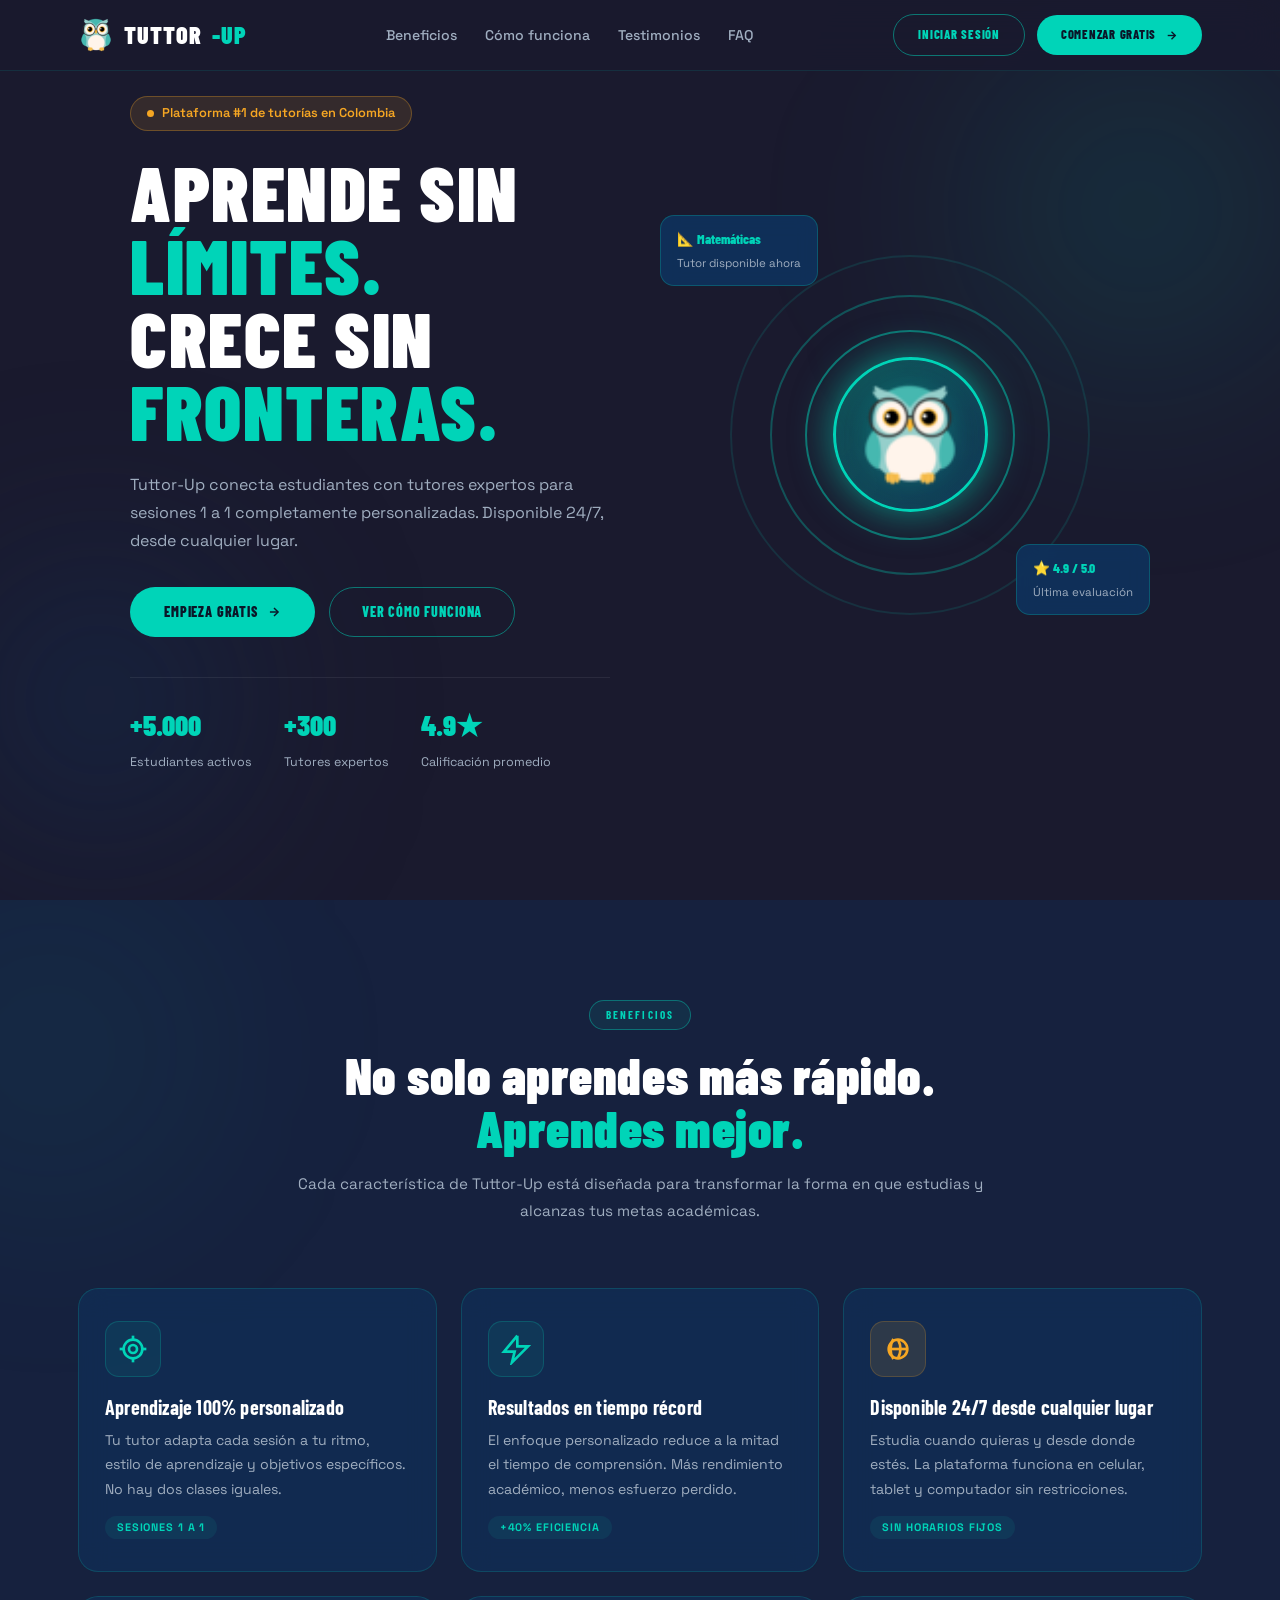
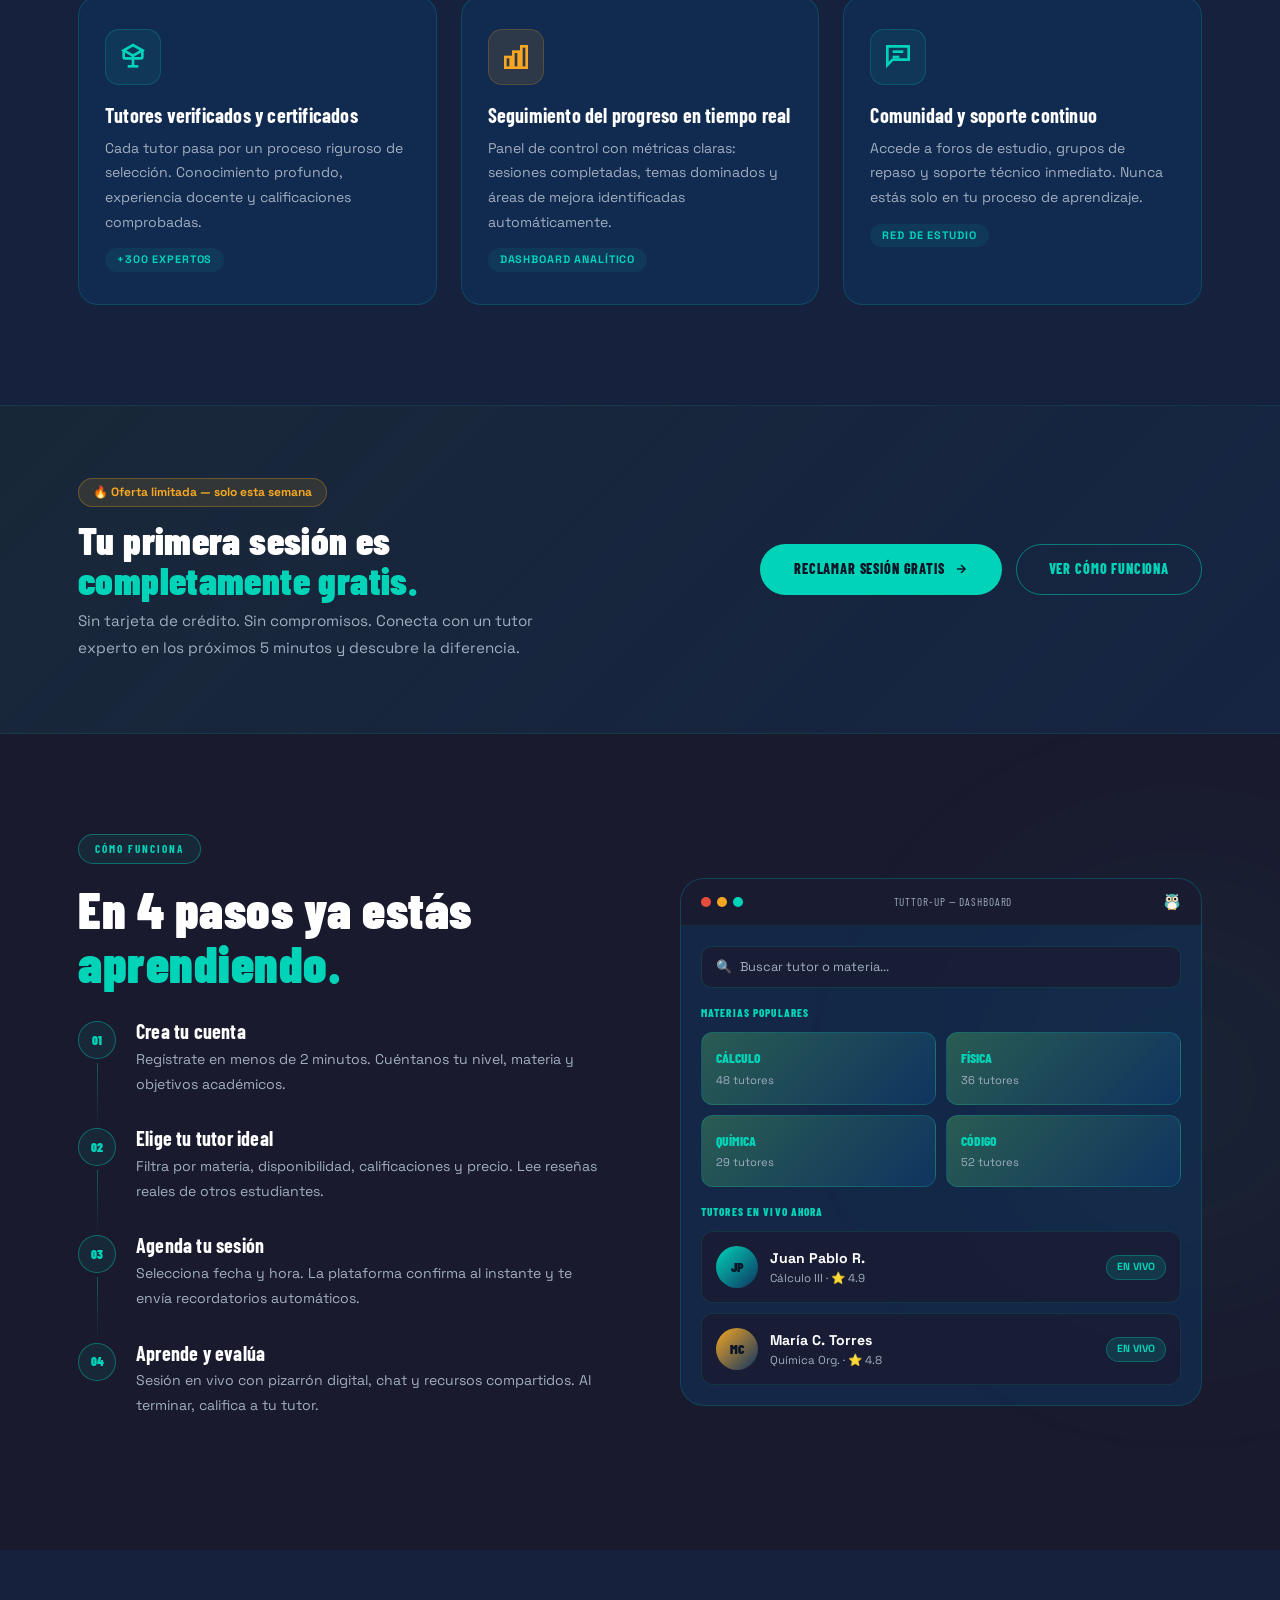
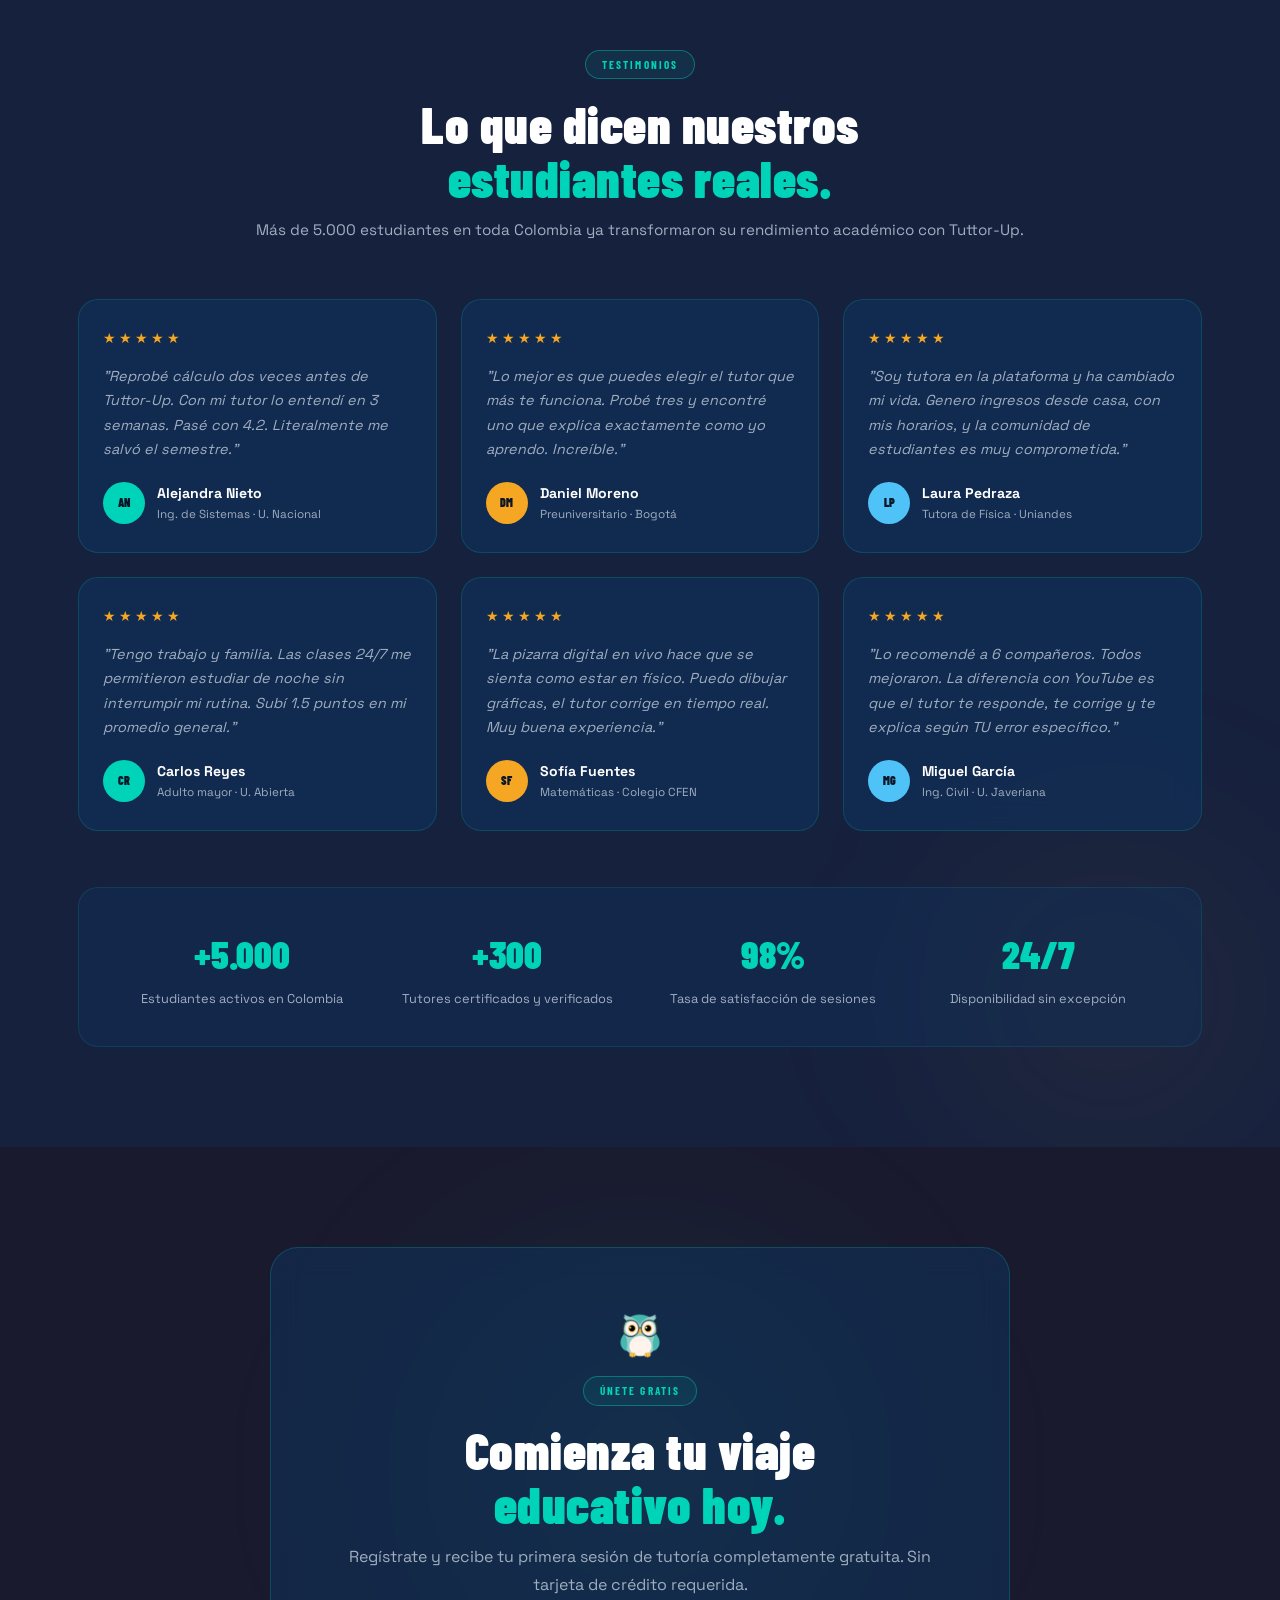
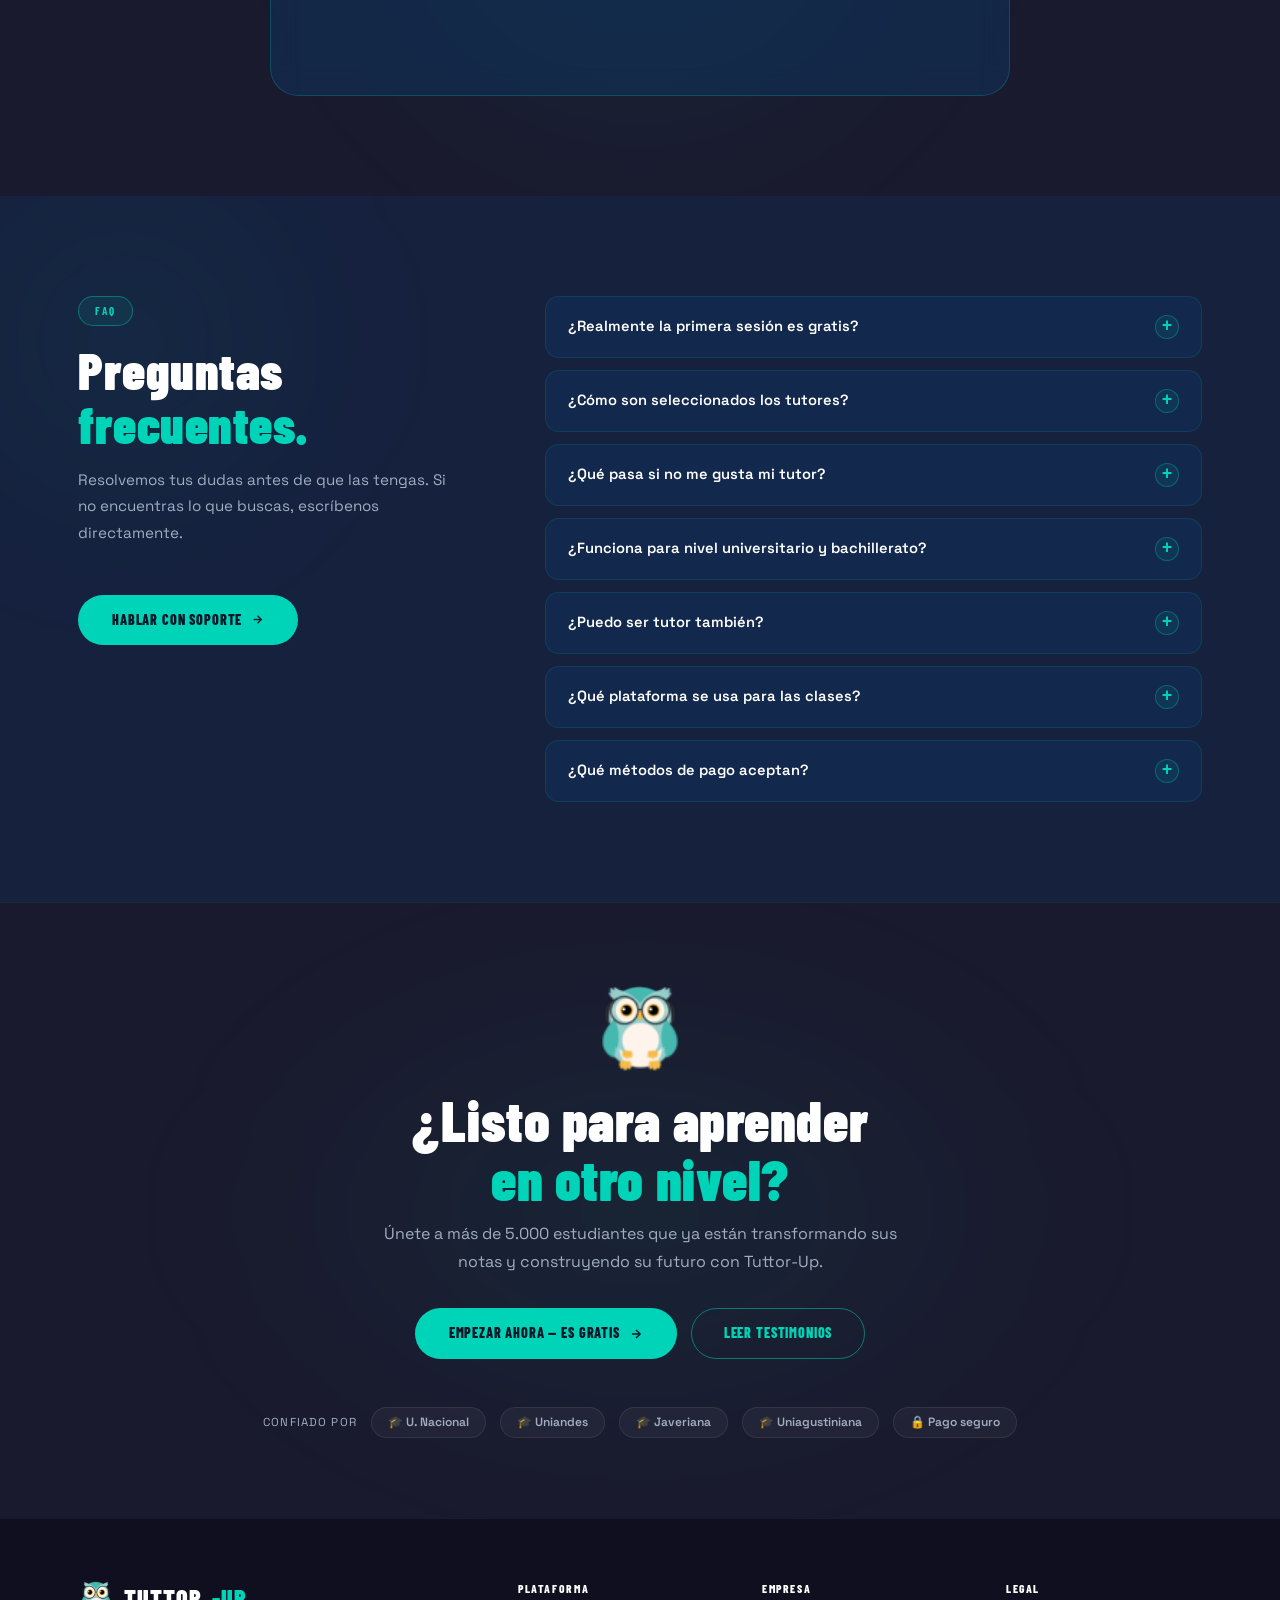
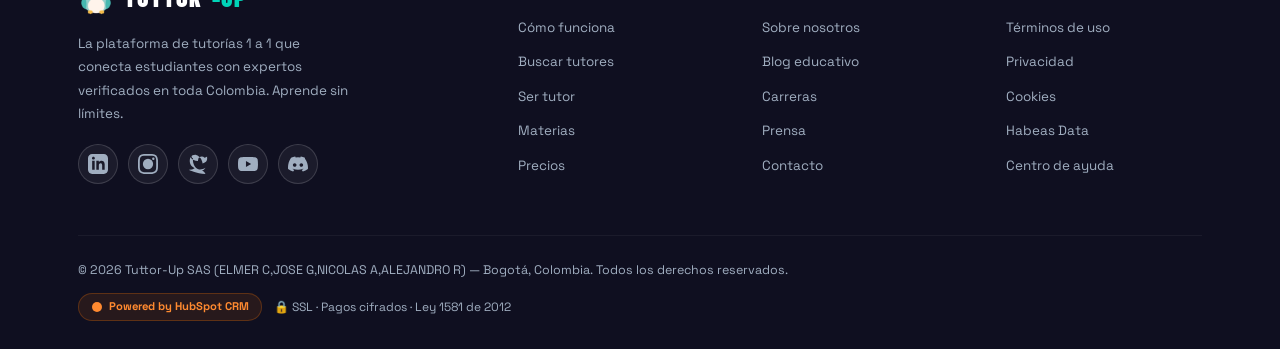
<file: index.html>
<!DOCTYPE html>
<html lang="es">
<head>
  <!-- META BÁSICOS -->
  <meta charset="UTF-8">
  <meta name="viewport" content="width=device-width, initial-scale=1.0">
  <title>Tuttor-Up | La plataforma educativa que te eleva</title>
  <meta name="description" content="Tuttor-Up conecta estudiantes con tutores expertos para sesiones personalizadas 1 a 1. Aprende 24/7 desde cualquier lugar.">
  <meta name="robots" content="index, follow">
  <meta name="theme-color" content="#0f3460">
  


  <!-- PRECONNECT (performance) -->
  <link rel="preconnect" href="https://fonts.gstatic.com" crossorigin>

<!-- 🔥 GOOGLE FONTS (OPTIMIZADO DE VERDAD) -->
<link rel="stylesheet"
href="https://fonts.googleapis.com/css2?family=Barlow+Condensed:wght@400;700&family=Space+Grotesk:wght@400;600&display=swap"
media="print"
onload="this.media='all'">

<noscript>
  <link rel="stylesheet"
  href="https://fonts.googleapis.com/css2?family=Barlow+Condensed:wght@400;700&family=Space+Grotesk:wght@400;600&display=swap">
</noscript>

<!-- 🔥 CSS PRINCIPAL (SIN PRELOAD) -->
<link rel="stylesheet" href="styles/styles.css">

  <!-- PRELOAD LOGO (mejora LCP) -->
  <link rel="preload" as="image" href="assets/images/Buho.webp">

  <!-- OPEN GRAPH (SEO SOCIAL) -->
  <meta property="og:title" content="Tuttor-Up | Aprende sin límites">
  <meta property="og:description" content="Tutorías 1 a 1 con expertos. Disponible 24/7.">
  <meta property="og:image" content="assets/images/Buho.webp">
  <meta property="og:type" content="website">

  <!-- TWITTER -->
  <meta name="twitter:card" content="summary_large_image">

  <!-- GOOGLE TAG MANAGER -->
  <script>
(function(w,d,s,l,i){
  w[l]=w[l]||[];
  w[l].push({'gtm.start': new Date().getTime(),event:'gtm.js'});
  var f=d.getElementsByTagName(s)[0],
      j=d.createElement(s);
  j.async=true;
  j.src='https://www.googletagmanager.com/gtm.js?id='+i;
  f.parentNode.insertBefore(j,f);
})(window,document,'script','dataLayer','GTM-PMNPBKTX');
</script>


  <!-- STRUCTURED DATA (SEO PRO) -->
  <script type="application/ld+json">
  {
    "@context": "https://schema.org",
    "@type": "EducationalOrganization",
    "name": "Tuttor-Up",
    "url": "https://tuttor-up.com",
    "logo": "assets/images/Buho.webp",
    "description": "Plataforma educativa con tutorías personalizadas 1 a 1",
    "sameAs": []
  }
  </script>
</head>
<body>
  <!-- Google Tag Manager (noscript) -->
<noscript><iframe src="https://www.googletagmanager.com/ns.html?id=GTM-PMNPBKTX"
height="0" width="0" style="display:none;visibility:hidden"></iframe></noscript>
<!-- End Google Tag Manager (noscript) -->

<!-- ════════════════════════════════════════
     1. HEADER
════════════════════════════════════════ -->
<header>
  <nav>
    <a href="#" class="nav-logo">
      <img src="assets/images/Buho.webp" alt="Tuttor-Up" class="nav-logo-img" width="110" height="110" loading="eager" fetchpriority="high">
      TUTTOR<span>-UP</span>
    </a>

    <button class="nav-toggle" type="button" aria-label="Abrir menú" aria-expanded="false">
      <span></span>
    </button>

    <ul class="nav-links">
      <li><a href="#beneficios">Beneficios</a></li>
      <li><a href="#producto">Cómo funciona</a></li>
      <li><a href="#testimonios">Testimonios</a></li>
      <li><a href="#faq">FAQ</a></li>
    </ul>
    <div class="nav-actions">
      <a href="#cta2" class="btn-outline">Iniciar sesión</a>
      <a href="#cta2" class="btn-teal">
        Comenzar gratis
        <svg width="13" height="13" viewBox="0 0 24 24" fill="none" stroke="currentColor" stroke-width="2.5"><line x1="5" y1="12" x2="19" y2="12"/><polyline points="12 5 19 12 12 19"/></svg>
      </a>
    </div>
  </nav>
</header>


<!-- ════════════════════════════════════════
     2. HERO SECTION
════════════════════════════════════════ -->
<section id="hero">
  <div class="glow-blob"></div>
  <div class="glow-blob" style="width:400px;height:400px;background:radial-gradient(circle,rgba(15,52,96,0.5) 0%,transparent 70%);bottom:0;left:-100px;"></div>
  <div class="hero-bg-logo"></div>

  <div class="wrapper hero-grid">
    <!-- Left -->
    <div>
      <div class="hero-eyebrow">
        <span class="dot"></span>
        Plataforma #1 de tutorías en Colombia
      </div>
      <h1 class="hero-title">
        APRENDE SIN
        <span class="teal-line">LÍMITES.</span>
        CRECE SIN
        <span class="teal-line">FRONTERAS.</span>
      </h1>
      <p class="hero-desc">
        Tuttor-Up conecta estudiantes con tutores expertos para sesiones 1 a 1 completamente personalizadas. Disponible 24/7, desde cualquier lugar.
      </p>
      <div class="hero-btns">
        <a href="#cta2" class="btn-teal">
          Empieza gratis
          <svg width="14" height="14" viewBox="0 0 24 24" fill="none" stroke="currentColor" stroke-width="2.5"><line x1="5" y1="12" x2="19" y2="12"/><polyline points="12 5 19 12 12 19"/></svg>
        </a>
        <a href="#producto" class="btn-outline">Ver cómo funciona</a>
      </div>
      <div class="hero-stats">
        <div class="stat"><span class="num">+5.000</span><span class="lbl">Estudiantes activos</span></div>
        <div class="stat"><span class="num">+300</span><span class="lbl">Tutores expertos</span></div>
        <div class="stat"><span class="num">4.9★</span><span class="lbl">Calificación promedio</span></div>
      </div>
    </div>

    <!-- Right — owl + floating cards -->
    <div class="hero-visual">
      <div class="owl-glow-ring"></div>
      <div class="owl-glow-ring"></div>
      <div class="owl-glow-ring"></div>
      <div class="owl-center">
        <div class="owl-body">
          <img src="assets/images/Buho.webp" alt="Tuttor-Up"
               style="width:110px;height:110px;object-fit:contain;
                      filter:drop-shadow(0 0 20px rgba(0,212,184,0.4));">
        </div>
      </div>
      <div class="fc">
        <h4>📐 Matemáticas</h4>
        <p>Tutor disponible ahora</p>
      </div>
      <div class="fc">
        <h4>🧪 Química</h4>
        <p>Sesión en 5 min</p>
      </div>
      <div class="fc">
        <h4>💻 Programación</h4>
        <p>12 tutores activos</p>
      </div>
      <div class="fc">
        <h4>⭐ 4.9 / 5.0</h4>
        <p>Última evaluación</p>
      </div>
    </div>
  </div>
</section>


<!-- ════════════════════════════════════════
     3. BENEFICIOS — Features vs. Benefits
════════════════════════════════════════ -->
<section id="beneficios">
  <div class="glow-blob"></div>
  <div class="wrapper">
    <div class="ben-header">
      <span class="section-chip">Beneficios</span>
      <h2>No solo aprendes más rápido.<br><span class="teal">Aprendes mejor.</span></h2>
      <p>Cada característica de Tuttor-Up está diseñada para transformar la forma en que estudias y alcanzas tus metas académicas.</p>
    </div>

    <div class="ben-grid">

      <div class="ben-card glass-card">
        <div class="ben-icon teal">
          <svg viewBox="0 0 24 24" aria-hidden="true"><circle cx="12" cy="12" r="7"/><circle cx="12" cy="12" r="3"/><line x1="12" y1="2" x2="12" y2="6"/><line x1="12" y1="18" x2="12" y2="22"/><line x1="2" y1="12" x2="6" y2="12"/><line x1="18" y1="12" x2="22" y2="12"/></svg>
        </div>
        <h3>Aprendizaje 100% personalizado</h3>
        <p>Tu tutor adapta cada sesión a tu ritmo, estilo de aprendizaje y objetivos específicos. No hay dos clases iguales.</p>
        <span class="feature-pill">Sesiones 1 a 1</span>
      </div>

      <div class="ben-card glass-card">
        <div class="ben-icon teal">
          <svg viewBox="0 0 24 24" aria-hidden="true"><polyline points="13 2 3 14 11 14 9 22 21 10 13 10 13 2"/></svg>
        </div>
        <h3>Resultados en tiempo récord</h3>
        <p>El enfoque personalizado reduce a la mitad el tiempo de comprensión. Más rendimiento académico, menos esfuerzo perdido.</p>
        <span class="feature-pill">+40% eficiencia</span>
      </div>

      <div class="ben-card glass-card">
        <div class="ben-icon orange">
          <svg viewBox="0 0 24 24" aria-hidden="true"><circle cx="12" cy="12" r="7"/><path d="M5 12h14"/><path d="M12 5a15 15 0 0 1 0 14"/><path d="M8.5 4.5a15 15 0 0 0 0 15"/></svg>
        </div>
        <h3>Disponible 24/7 desde cualquier lugar</h3>
        <p>Estudia cuando quieras y desde donde estés. La plataforma funciona en celular, tablet y computador sin restricciones.</p>
        <span class="feature-pill">Sin horarios fijos</span>
      </div>

      <div class="ben-card glass-card">
        <div class="ben-icon teal">
          <svg viewBox="0 0 24 24" aria-hidden="true"><polygon points="5 7 12 3 19 7 12 11 5 7"/><path d="M5 7v5c0 .55.45 1 1 1h12c.55 0 1-.45 1-1V7"/><path d="M12 11v8"/><path d="M8 19h8"/></svg>
        </div>
        <h3>Tutores verificados y certificados</h3>
        <p>Cada tutor pasa por un proceso riguroso de selección. Conocimiento profundo, experiencia docente y calificaciones comprobadas.</p>
        <span class="feature-pill">+300 expertos</span>
      </div>

      <div class="ben-card glass-card">
        <div class="ben-icon orange">
          <svg viewBox="0 0 24 24" aria-hidden="true"><rect x="4" y="12" width="4" height="8"/><rect x="10" y="8" width="4" height="12"/><rect x="16" y="4" width="4" height="16"/></svg>
        </div>
        <h3>Seguimiento del progreso en tiempo real</h3>
        <p>Panel de control con métricas claras: sesiones completadas, temas dominados y áreas de mejora identificadas automáticamente.</p>
        <span class="feature-pill">Dashboard analítico</span>
      </div>

      <div class="ben-card glass-card">
        <div class="ben-icon teal">
          <svg viewBox="0 0 24 24" aria-hidden="true"><path d="M4 4h16v10H8l-4 4V4z"/><path d="M8 8h8"/><path d="M8 12h5"/></svg>
        </div>
        <h3>Comunidad y soporte continuo</h3>
        <p>Accede a foros de estudio, grupos de repaso y soporte técnico inmediato. Nunca estás solo en tu proceso de aprendizaje.</p>
        <span class="feature-pill">Red de estudio</span>
      </div>

    </div>
  </div>
</section>


<!-- ════════════════════════════════════════
     4. CTA INTERMEDIO 1 — TRIGGER
════════════════════════════════════════ -->
<section id="cta1">
  <div class="wrapper">
    <div class="cta1-inner">
      <div class="cta1-text">
        <div class="urgency-chip">
          🔥 Oferta limitada — solo esta semana
        </div>
        <h2>Tu primera sesión es<br><span class="teal">completamente gratis.</span></h2>
        <p>Sin tarjeta de crédito. Sin compromisos. Conecta con un tutor experto en los próximos 5 minutos y descubre la diferencia.</p>
      </div>
      <div class="cta1-actions">
        <a href="#cta2" class="btn-teal">
          Reclamar sesión gratis
          <svg width="14" height="14" viewBox="0 0 24 24" fill="none" stroke="currentColor" stroke-width="2.5"><line x1="5" y1="12" x2="19" y2="12"/><polyline points="12 5 19 12 12 19"/></svg>
        </a>
        <a href="#producto" class="btn-outline">Ver cómo funciona</a>
      </div>
    </div>
  </div>
</section>


<!-- ════════════════════════════════════════
     5. EXPLICACIÓN DEL PRODUCTO
════════════════════════════════════════ -->
<section id="producto">
  <div class="glow-blob"></div>
  <div class="wrapper prod-grid">

    <!-- Steps -->
    <div>
      <span class="section-chip">Cómo funciona</span>
      <h2>En 4 pasos ya estás<br><span class="teal">aprendiendo.</span></h2>
      <div class="prod-steps">
        <div class="step">
          <div class="step-num">01</div>
          <div>
            <h3>Crea tu cuenta</h3>
            <p>Regístrate en menos de 2 minutos. Cuéntanos tu nivel, materia y objetivos académicos.</p>
          </div>
        </div>
        <div class="step">
          <div class="step-num">02</div>
          <div>
            <h3>Elige tu tutor ideal</h3>
            <p>Filtra por materia, disponibilidad, calificaciones y precio. Lee reseñas reales de otros estudiantes.</p>
          </div>
        </div>
        <div class="step">
          <div class="step-num">03</div>
          <div>
            <h3>Agenda tu sesión</h3>
            <p>Selecciona fecha y hora. La plataforma confirma al instante y te envía recordatorios automáticos.</p>
          </div>
        </div>
        <div class="step">
          <div class="step-num">04</div>
          <div>
            <h3>Aprende y evalúa</h3>
            <p>Sesión en vivo con pizarrón digital, chat y recursos compartidos. Al terminar, califica a tu tutor.</p>
          </div>
        </div>
      </div>
    </div>

    <!-- App mockup -->
    <div class="app-mockup">
      <div class="mock-topbar">
        <div class="mock-dots">
          <span style="background:#e74c3c;"></span>
          <span style="background:#f5a623;"></span>
          <span style="background:#00d4b8;"></span>
        </div>
        <span style="font-family:var(--font-disp);font-size:0.7rem;color:var(--gray);letter-spacing:0.08em;">TUTTOR-UP — DASHBOARD</span>
        <img src="assets/images/Buho.webp" alt="Tuttor-Up" style="width:18px;height:18px;object-fit:contain;vertical-align:middle;">
      </div>
      <div class="mock-body">
        <div class="mock-search">
          <span>🔍</span> Buscar tutor o materia...
        </div>
        <div style="font-family:var(--font-disp);font-size:0.7rem;font-weight:800;color:var(--teal);letter-spacing:0.1em;text-transform:uppercase;margin-bottom:10px;">Materias populares</div>
        <div class="mock-subjects">
          <div class="mock-subject">
            <div class="subj-name">CÁLCULO</div>
            <div class="subj-count">48 tutores</div>
          </div>
          <div class="mock-subject">
            <div class="subj-name">FÍSICA</div>
            <div class="subj-count">36 tutores</div>
          </div>
          <div class="mock-subject">
            <div class="subj-name">QUÍMICA</div>
            <div class="subj-count">29 tutores</div>
          </div>
          <div class="mock-subject">
            <div class="subj-name">CÓDIGO</div>
            <div class="subj-count">52 tutores</div>
          </div>
        </div>
        <div style="font-family:var(--font-disp);font-size:0.7rem;font-weight:800;color:var(--teal);letter-spacing:0.1em;text-transform:uppercase;margin:14px 0 10px;">Tutores en vivo ahora</div>
        <div class="mock-tutor" style="margin-bottom:10px;">
          <div class="mock-avatar">JP</div>
          <div class="mock-tutor-info">
            <div class="t-name">Juan Pablo R.</div>
            <div class="t-sub">Cálculo III · ⭐ 4.9</div>
          </div>
          <span class="live-badge">EN VIVO</span>
        </div>
        <div class="mock-tutor">
          <div class="mock-avatar" style="background:linear-gradient(135deg,var(--orange),#0f3460);">MC</div>
          <div class="mock-tutor-info">
            <div class="t-name">María C. Torres</div>
            <div class="t-sub">Química Org. · ⭐ 4.8</div>
          </div>
          <span class="live-badge">EN VIVO</span>
        </div>
      </div>
    </div>

  </div>
</section>


<!-- ════════════════════════════════════════
     6. SOCIAL PROOF / TESTIMONIOS
════════════════════════════════════════ -->
<section id="testimonios">
  <div class="glow-blob"></div>
  <div class="wrapper">
    <div class="test-header">
      <span class="section-chip">Testimonios</span>
      <h2>Lo que dicen nuestros<br><span class="teal">estudiantes reales.</span></h2>
      <p>Más de 5.000 estudiantes en toda Colombia ya transformaron su rendimiento académico con Tuttor-Up.</p>
    </div>

    <div class="test-grid">

      <div class="test-card glass-card">
        <div class="stars">★★★★★</div>
        <p class="test-quote">"Reprobé cálculo dos veces antes de Tuttor-Up. Con mi tutor lo entendí en 3 semanas. Pasé con 4.2. Literalmente me salvó el semestre."</p>
        <div class="test-author">
          <div class="ava teal">AN</div>
          <div>
            <div class="a-name">Alejandra Nieto</div>
            <div class="a-role">Ing. de Sistemas · U. Nacional</div>
          </div>
        </div>
      </div>

      <div class="test-card glass-card">
        <div class="stars">★★★★★</div>
        <p class="test-quote">"Lo mejor es que puedes elegir el tutor que más te funciona. Probé tres y encontré uno que explica exactamente como yo aprendo. Increíble."</p>
        <div class="test-author">
          <div class="ava orange">DM</div>
          <div>
            <div class="a-name">Daniel Moreno</div>
            <div class="a-role">Preuniversitario · Bogotá</div>
          </div>
        </div>
      </div>

      <div class="test-card glass-card">
        <div class="stars">★★★★★</div>
        <p class="test-quote">"Soy tutora en la plataforma y ha cambiado mi vida. Genero ingresos desde casa, con mis horarios, y la comunidad de estudiantes es muy comprometida."</p>
        <div class="test-author">
          <div class="ava blue">LP</div>
          <div>
            <div class="a-name">Laura Pedraza</div>
            <div class="a-role">Tutora de Física · Uniandes</div>
          </div>
        </div>
      </div>

      <div class="test-card glass-card">
        <div class="stars">★★★★★</div>
        <p class="test-quote">"Tengo trabajo y familia. Las clases 24/7 me permitieron estudiar de noche sin interrumpir mi rutina. Subí 1.5 puntos en mi promedio general."</p>
        <div class="test-author">
          <div class="ava teal">CR</div>
          <div>
            <div class="a-name">Carlos Reyes</div>
            <div class="a-role">Adulto mayor · U. Abierta</div>
          </div>
        </div>
      </div>

      <div class="test-card glass-card">
        <div class="stars">★★★★★</div>
        <p class="test-quote">"La pizarra digital en vivo hace que se sienta como estar en físico. Puedo dibujar gráficas, el tutor corrige en tiempo real. Muy buena experiencia."</p>
        <div class="test-author">
          <div class="ava orange">SF</div>
          <div>
            <div class="a-name">Sofía Fuentes</div>
            <div class="a-role">Matemáticas · Colegio CFEN</div>
          </div>
        </div>
      </div>

      <div class="test-card glass-card">
        <div class="stars">★★★★★</div>
        <p class="test-quote">"Lo recomendé a 6 compañeros. Todos mejoraron. La diferencia con YouTube es que el tutor te responde, te corrige y te explica según TU error específico."</p>
        <div class="test-author">
          <div class="ava blue">MG</div>
          <div>
            <div class="a-name">Miguel García</div>
            <div class="a-role">Ing. Civil · U. Javeriana</div>
          </div>
        </div>
      </div>

    </div>

    <!-- Metrics -->
    <div class="metrics-bar">
      <div class="met-item">
        <span class="met-num">+5.000</span>
        <div class="met-desc">Estudiantes activos en Colombia</div>
      </div>
      <div class="met-item">
        <span class="met-num">+300</span>
        <div class="met-desc">Tutores certificados y verificados</div>
      </div>
      <div class="met-item">
        <span class="met-num">98%</span>
        <div class="met-desc">Tasa de satisfacción de sesiones</div>
      </div>
      <div class="met-item">
        <span class="met-num">24/7</span>
        <div class="met-desc">Disponibilidad sin excepción</div>
      </div>
    </div>

  </div>
</section>


<!-- ════════════════════════════════════════
     7. CTA INTERMEDIO 2 — FORMULARIO HUBSPOT
════════════════════════════════════════ -->
<section id="cta2">
  <div class="glow-blob"></div>
  <div class="wrapper">
    <div class="cta2-box">
      <span class="cta2-owl"><img src="assets/images/Buho.webp" alt="Tuttor-Up" class="cta2-logo"></span>
      <span class="section-chip">Únete gratis</span>
      <h2>Comienza tu viaje<br><span class="teal">educativo hoy.</span></h2>
      <p>Regístrate y recibe tu primera sesión de tutoría completamente gratuita. Sin tarjeta de crédito requerida.</p>

      <!-- HubSpot form container -->
      <div class="hs-form-frame" data-region="na1" data-form-id="98cd997f-f41b-462b-960c-1bbdf62d3bf1" data-portal-id="51296735"></div>
      <!-- Fin del contenedor de formulario -->

    </div>
  </div>
</section>
<script>
  const navToggle = document.querySelector('.nav-toggle');
  const headerEl = document.querySelector('header');
  if (navToggle && headerEl) {
    navToggle.addEventListener('click', () => {
      const expanded = navToggle.getAttribute('aria-expanded') === 'true';
      navToggle.setAttribute('aria-expanded', String(!expanded));
      headerEl.classList.toggle('nav-open');
    });
  }
</script>
<!-- ════════════════════════════════════════
     8. FAQ — MANEJO DE OBJECIONES
════════════════════════════════════════ -->
<section id="faq">
  <div class="glow-blob"></div>
  <div class="wrapper faq-layout">

    <div class="faq-side">
      <span class="section-chip">FAQ</span>
      <h2>Preguntas<br><span class="teal">frecuentes.</span></h2>
      <p>Resolvemos tus dudas antes de que las tengas. Si no encuentras lo que buscas, escríbenos directamente.</p>
      <a href="#cta2" class="btn-teal" style="margin-top:1.5rem;">
        Hablar con soporte
        <svg width="13" height="13" viewBox="0 0 24 24" fill="none" stroke="currentColor" stroke-width="2.5"><line x1="5" y1="12" x2="19" y2="12"/><polyline points="12 5 19 12 12 19"/></svg>
      </a>
    </div>

    <div class="faq-list">

      <div class="faq-item">
        <div class="faq-q" onclick="toggleFaq(this)">
          ¿Realmente la primera sesión es gratis?
          <span class="faq-toggle">+</span>
        </div>
        <div class="faq-a">Sí, completamente gratis. Ningún dato de pago es requerido para comenzar. Una vez registrado puedes agendar tu primera sesión de hasta 60 minutos sin costo. Solo después decides si quieres continuar con un plan de pago.</div>
      </div>

      <div class="faq-item">
        <div class="faq-q" onclick="toggleFaq(this)">
          ¿Cómo son seleccionados los tutores?
          <span class="faq-toggle">+</span>
        </div>
        <div class="faq-a">Todos los tutores pasan por un proceso de 3 etapas: verificación de identidad y certificaciones académicas, prueba de conocimiento en su área y entrevista de evaluación pedagógica. Solo el 30% de los postulantes son aceptados.</div>
      </div>

      <div class="faq-item">
        <div class="faq-q" onclick="toggleFaq(this)">
          ¿Qué pasa si no me gusta mi tutor?
          <span class="faq-toggle">+</span>
        </div>
        <div class="faq-a">Sin problema. Puedes cambiar de tutor en cualquier momento sin costo adicional. Si la sesión fue insatisfactoria dentro de las primeras 24 horas, la reembolsamos completamente o la reemplazamos con otro tutor.</div>
      </div>

      <div class="faq-item">
        <div class="faq-q" onclick="toggleFaq(this)">
          ¿Funciona para nivel universitario y bachillerato?
          <span class="faq-toggle">+</span>
        </div>
        <div class="faq-a">Sí. Tuttor-Up tiene tutores especializados para todos los niveles: desde bachillerato y ICFES hasta pregrado, posgrado y certificaciones profesionales. Filtra por nivel al buscar tu tutor.</div>
      </div>

      <div class="faq-item">
        <div class="faq-q" onclick="toggleFaq(this)">
          ¿Puedo ser tutor también?
          <span class="faq-toggle">+</span>
        </div>
        <div class="faq-a">Claro. Si eres estudiante universitario o profesional con dominio en tu área, puedes aplicar como tutor. Tú defines tus horarios, tu tarifa y las materias que enseñas. Muchos tutores generan ingresos extra de forma flexible.</div>
      </div>

      <div class="faq-item">
        <div class="faq-q" onclick="toggleFaq(this)">
          ¿Qué plataforma se usa para las clases?
          <span class="faq-toggle">+</span>
        </div>
        <div class="faq-a">Las sesiones se realizan dentro de la propia plataforma de Tuttor-Up: videollamada, pizarrón digital colaborativo, chat en tiempo real y repositorio de materiales compartidos. No necesitas instalar nada adicional.</div>
      </div>

      <div class="faq-item">
        <div class="faq-q" onclick="toggleFaq(this)">
          ¿Qué métodos de pago aceptan?
          <span class="faq-toggle">+</span>
        </div>
        <div class="faq-a">Aceptamos tarjetas de crédito y débito (Visa, Mastercard, Amex), PSE, Nequi, Daviplata y transferencia bancaria. Todos los pagos están encriptados y son procesados de forma segura.</div>
      </div>

    </div>
  </div>
</section>


<!-- ════════════════════════════════════════
     9. PRE-FOOTER
════════════════════════════════════════ -->
<section id="prefooter">
  <div class="glow-blob"></div>
  <div class="wrapper pf-inner">
    <span class="big-owl">
      <img src="assets/images/Buho.webp" alt=""
           style="width:80px;height:80px;object-fit:contain;">
    </span>
    <h2>¿Listo para aprender<br><span class="teal">en otro nivel?</span></h2>
    <p>Únete a más de 5.000 estudiantes que ya están transformando sus notas y construyendo su futuro con Tuttor-Up.</p>
    <div class="pf-btns">
      <a href="#cta2" class="btn-teal">
        Empezar ahora — Es gratis
        <svg width="14" height="14" viewBox="0 0 24 24" fill="none" stroke="currentColor" stroke-width="2.5"><line x1="5" y1="12" x2="19" y2="12"/><polyline points="12 5 19 12 12 19"/></svg>
      </a>
      <a href="#testimonios" class="btn-outline">Leer testimonios</a>
    </div>
    <div class="trust-row">
      <span class="label">Confiado por</span>
      <span class="trust-badge">🎓 U. Nacional</span>
      <span class="trust-badge">🎓 Uniandes</span>
      <span class="trust-badge">🎓 Javeriana</span>
      <span class="trust-badge">🎓 Uniagustiniana</span>
      <span class="trust-badge">🔒 Pago seguro</span>
    </div>
  </div>
</section>


<!-- ════════════════════════════════════════
     10. FOOTER
════════════════════════════════════════ -->
<footer>
  <div class="wrapper">
    <div class="foot-grid">

      <div class="foot-brand">
        <a href="#" class="nav-logo">
          <img src="assets/images/Buho.webp" alt="Tuttor-Up" class="nav-logo-img">
          TUTTOR<span>-UP</span>
        </a>
        <p>La plataforma de tutorías 1 a 1 que conecta estudiantes con expertos verificados en toda Colombia. Aprende sin límites.</p>
        <div class="foot-social">
          <a href="#" class="soc-btn" title="LinkedIn">
            <svg viewBox="0 0 24 24" fill="currentColor"><path d="M19 0h-14c-2.761 0-5 2.239-5 5v14c0 2.761 2.239 5 5 5h14c2.762 0 5-2.239 5-5v-14c0-2.761-2.238-5-5-5zm-11 19h-3v-11h3v11zm-1.5-12.268c-.966 0-1.75-.79-1.75-1.764s.784-1.764 1.75-1.764 1.75.79 1.75 1.764-.783 1.764-1.75 1.764zm13.5 12.268h-3v-5.604c0-3.368-4-3.113-4 0v5.604h-3v-11h3v1.765c1.396-2.586 7-2.777 7 2.476v6.759z"/></svg>
          </a>
          <a href="#" class="soc-btn" title="Instagram">
            <svg viewBox="0 0 24 24" fill="currentColor"><path d="M12 2.163c3.204 0 3.584.012 4.85.07 3.252.148 4.771 1.691 4.919 4.919.058 1.265.069 1.645.069 4.849 0 3.205-.012 3.584-.07 4.849-.149 3.227-1.664 4.771-4.919 4.919-1.266.058-1.644.07-4.85.07-3.204 0-3.584-.012-4.849-.07-3.26-.149-4.771-1.699-4.919-4.92-.058-1.265-.07-1.644-.07-4.849 0-3.204.013-3.583.07-4.849.149-3.227 1.664-4.771 4.919-4.919 1.266-.057 1.645-.069 4.849-.069zm0-2.163c-3.259 0-3.667.014-4.947.072-4.358.2-6.78 2.618-6.98 6.98-.059 1.281-.073 1.689-.073 4.948 0 3.259.014 3.668.072 4.948.2 4.358 2.618 6.78 6.98 6.98 1.281.058 1.689.072 4.948.072 3.259 0 3.668-.014 4.948-.072 4.354-.2 6.782-2.618 6.979-6.98.059-1.28.073-1.689.073-4.948 0-3.259-.014-3.667-.072-4.947-.196-4.354-2.617-6.78-6.979-6.98-1.281-.059-1.69-.073-4.949-.073zM5.838 12a6.162 6.162 0 1 1 12.324 0 6.162 6.162 0 0 1-12.324 0zM12 16a4 4 0 1 1 0-8 4 4 0 0 1 0 8zm4.965-10.322a1.44 1.44 0 1 1 2.881.001 1.44 1.44 0 0 1-2.881-.001z"/></svg>
          </a>
          <a href="#" class="soc-btn" title="Twitter">
            <svg viewBox="0 0 24 24" fill="currentColor"><path d="M23 3a10.9 10.9 0 01-3.14 1.53 4.48 4.48 0 00-7.86 3v1A10.66 10.66 0 013 4s-4 9 5 13a11.64 11.64 0 01-7 2s9 5 20 5a9.5 9.5 0 00-9-5.5c4.75 2.3 7.308.857 9-2-2.275 1.348-4.934 2.276-7.5 2-5.386-1.18-8.248-7.51-7.5-13.5C2.013 3.022 5.612 0.822 9 1c3.314.987 6.695 3.637 7.843 7.646.359 1.274.628 2.282.6 2.645C21.817 10.47 23 7.82 23 5.5c0-.987-.07-1.936-.21-2.834A10.89 10.89 0 0123 3z"/></svg>
          </a>
          <a href="#" class="soc-btn" title="YouTube">
            <svg viewBox="0 0 24 24" fill="currentColor"><path d="M23.498 6.186a3.016 3.016 0 0 0-2.122-2.136C19.505 3.545 12 3.545 12 3.545s-7.505 0-9.377.505A3.017 3.017 0 0 0 .502 6.186C0 8.07 0 12 0 12s0 3.93.502 5.814a3.016 3.016 0 0 0 2.122 2.136c1.871.505 9.376.505 9.376.505s7.505 0 9.377-.505a3.015 3.015 0 0 0 2.122-2.136C24 15.93 24 12 24 12s0-3.93-.502-5.814zM9.545 15.568V8.432L15.818 12l-6.273 3.568z"/></svg>
          </a>
          <a href="#" class="soc-btn" title="Discord">
            <svg viewBox="0 0 24 24" fill="currentColor"><path d="M20.317 4.37a19.791 19.791 0 0 0-4.885-1.515.074.074 0 0 0-.079.037c-.211.375-.445.864-.608 1.25a18.27 18.27 0 0 0-5.487 0c-.163-.386-.397-.875-.61-1.25a.077.077 0 0 0-.079-.037A19.736 19.736 0 0 0 3.677 4.37a.07.07 0 0 0-.032.027C.533 9.046-.32 13.58.099 18.057a.082.082 0 0 0 .031.057 19.9 19.9 0 0 0 5.993 3.03.078.078 0 0 0 .084-.028c.462-.63.873-1.295 1.226-1.994a.076.076 0 0 0-.042-.106 13.107 13.107 0 0 1-1.872-.892.077.077 0 0 1-.008-.128 10.2 10.2 0 0 0 .372-.294.074.074 0 0 1 .077-.01c3.928 1.793 8.18 1.793 12.062 0a.074.074 0 0 1 .078.01c.12.098.246.198.373.294a.077.077 0 0 1-.006.127 12.299 12.299 0 0 1-1.873.892.077.077 0 0 0-.041.107c.359.698.77 1.364 1.225 1.994a.076.076 0 0 0 .084.028 19.839 19.839 0 0 0 6.002-3.03.077.077 0 0 0 .032-.057c.5-4.718-.838-8.812-3.549-12.454a.061.061 0 0 0-.031-.03zM8.02 15.33c-1.183 0-2.157-.965-2.157-2.156 0-1.193.974-2.157 2.157-2.157 1.182 0 2.157.964 2.157 2.157 0 1.19-.974 2.156-2.157 2.156zm7.975 0c-1.183 0-2.157-.965-2.157-2.156 0-1.193.974-2.157 2.157-2.157 1.182 0 2.157.964 2.157 2.157 0 1.19-.975 2.156-2.157 2.156z"/></svg>
          </a>
        </div>
      </div>

      <div class="foot-col">
        <h4>Plataforma</h4>
        <ul>
          <li><a href="#">Cómo funciona</a></li>
          <li><a href="#">Buscar tutores</a></li>
          <li><a href="#">Ser tutor</a></li>
          <li><a href="#">Materias</a></li>
          <li><a href="#">Precios</a></li>
        </ul>
      </div>

      <div class="foot-col">
        <h4>Empresa</h4>
        <ul>
          <li><a href="#">Sobre nosotros</a></li>
          <li><a href="#">Blog educativo</a></li>
          <li><a href="#">Carreras</a></li>
          <li><a href="#">Prensa</a></li>
          <li><a href="#">Contacto</a></li>
        </ul>
      </div>

      <div class="foot-col">
        <h4>Legal</h4>
        <ul>
          <li><a href="#">Términos de uso</a></li>
          <li><a href="#">Privacidad</a></li>
          <li><a href="#">Cookies</a></li>
          <li><a href="#">Habeas Data</a></li>
          <li><a href="#">Centro de ayuda</a></li>
        </ul>
      </div>

    </div>

    <div class="foot-bottom">
      <p>© 2026 Tuttor-Up SAS (ELMER C,JOSE G,NICOLAS A,ALEJANDRO R) — Bogotá, Colombia. Todos los derechos reservados.</p>
      <div style="display:flex;align-items:center;gap:12px;flex-wrap:wrap;">
        <span class="hs-badge">
          <svg width="12" height="12" viewBox="0 0 24 24" fill="#FF8A30"><circle cx="12" cy="12" r="10"/></svg>
          Powered by HubSpot CRM
        </span>
        <span style="font-size:0.75rem;color:var(--gray);">🔒 SSL · Pagos cifrados · Ley 1581 de 2012</span>
      </div>
    </div>
  </div>
</footer>


<!-- ════════════════════════════════════════
     SCRIPTS
════════════════════════════════════════ -->
<script>
/* ── HubSpot embed inline: usamos hbspt.forms.create para cargar el formulario en esta página ── */
/* ── FAQ TOGGLE ── */
function toggleFaq(el) {
  const item = el.closest('.faq-item');
  const isOpen = item.classList.contains('open');
  document.querySelectorAll('.faq-item').forEach(i => i.classList.remove('open'));
  if (!isOpen) item.classList.add('open');
}

/* ── HEADER SCROLL EFFECT ── */
window.addEventListener('scroll', function() {
  const h = document.querySelector('header');
  if (!h) return;
  h.style.borderBottomColor = window.scrollY > 60
    ? 'rgba(0,212,184,0.25)'
    : 'rgba(0,212,184,0.12)';
}, { passive: true });

/* ── SMOOTH SCROLL for nav links ── */
document.querySelectorAll('a[href^="#"]').forEach(a => {
  a.addEventListener('click', e => {
    e.preventDefault();
    const target = document.querySelector(a.getAttribute('href'));
    if (target) target.scrollIntoView({ behavior: 'smooth', block: 'start' });
  });
});
</script>

<!-- Script para manejar envío del formulario HubSpot -->
<script>
// Crear elemento de confirmación
function mostrarConfirmacion() {
  const confirmacion = document.createElement('div');
  confirmacion.style.cssText = `
    position: fixed;
    top: 20px;
    right: 20px;
    background: rgba(0, 212, 184, 0.95) ;
    color: #0a1628;
    padding: 20px 30px;
    border-radius: 12px;
    font-weight: 700;
    z-index: 9999;
    font-family: 'Space Grotesk', sans-serif;
    box-shadow: 0 0 30px rgba(0, 212, 184, 0.4);
    animation: slideIn 0.5s ease;
  `;
  confirmacion.textContent = '✅ ¡Registro exitoso! Recargando...';
  document.body.appendChild(confirmacion);
  
  // Agregar animación
  const style = document.createElement('style');
  style.textContent = `
    @keyframes slideIn {
      from { transform: translateX(400px); opacity: 0; }
      to { transform: translateX(0); opacity: 1; }
    }
  `;
  document.head.appendChild(style);
}

// Esperar a que HubSpot esté disponible (carga con defer)
window.addEventListener('load', function() {
  // Buscar el formulario de HubSpot y escuchar envíos
  const observer = new MutationObserver(function(mutations) {
    const form = document.querySelector('.hs-form');
    if (form) {
      // El formulario fue inyectado por HubSpot
      console.log('✅ Formulario HubSpot cargado exitosamente');
      
      // Método 1: Escuchar el evento de submit
      form.addEventListener('submit', function(e) {
        console.log('📤 Formulario enviado a HubSpot');
        mostrarConfirmacion();
        
        // Esperar 3 segundos para que se procese en HubSpot
        setTimeout(function() {
          window.location.reload();
        }, 3000);
      }, true);
      
      observer.disconnect();
    }
  });
  
  // Observar cambios en el contenedor del formulario
  const formContainer = document.querySelector('.hs-form-frame');
  if (formContainer) {
    observer.observe(formContainer, {
      childList: true,
      subtree: true
    });
  }
  
  // Método 2: Escuchar evento nativo si existe
  if (window.hbspt && window.hbspt.forms) {
    try {
      window.hbspt.forms.onFormSubmit(function(form) {
        console.log('✔️ HubSpot confirmó envío del formulario');
        mostrarConfirmacion();
        setTimeout(function() {
          window.location.reload();
        }, 3000);
      });
    } catch(err) {
      console.warn('No fue posible registrar callback de HubSpot:', err);
    }
  }
});

// Fallback para cualquier formulario
document.addEventListener('submit', function(e) {
  if (e.target && (e.target.classList.contains('hs-form') || e.target.closest('.hs-form-frame'))) {
    console.log('📨 Formulario enviado (fallback handler)');
    mostrarConfirmacion();
    setTimeout(function() {
      window.location.reload();
    }, 3000);
  }
}, true);
</script>

<!-- Start of HubSpot Embed Code -->

</body>
</html>
</file>
<file: styles/styles.css>
/* ─────────────────────────────────────────
   VARIABLES — Brand Tuttor-Up
───────────────────────────────────────── */
:root {
  --bg-main:    #1a1a2e;
  --bg-alt:     #16213e;
  --bg-card:    #0f3460;
  --teal:       #00d4b8;
  --teal-hover: #00a89e;
  --teal-glow:  rgba(0,212,184,0.18);
  --teal-dim:   rgba(0,212,184,0.08);
  --orange:     #F5A623;
  --orange-dim: rgba(245,166,35,0.12);
  --white:      #ffffff;
  --gray:       #a0aec0;
  --gray-dim:   rgba(160,174,192,0.12);
  --card-border:rgba(0,212,184,0.18);
  --font-disp:  'Barlow Condensed', sans-serif;
  --font-body:  'Space Grotesk', sans-serif;
}

/* ─────────────────────────────────────────
   RESET & BASE
───────────────────────────────────────── */
*, *::before, *::after { box-sizing: border-box; margin: 0; padding: 0; }
html { scroll-behavior: smooth; }
body {
  font-family: var(--font-body);
  background: var(--bg-main);
  color: var(--white);
  overflow-x: hidden;
  line-height: 1.6;
}
a { text-decoration: none; }
img { max-width: 100%; }
ul { list-style: none; }

/* ─────────────────────────────────────────
   RADIAL GLOW DECORATOR
───────────────────────────────────────── */
.glow-blob {
  position: absolute;
  border-radius: 50%;
  filter: blur(90px);
  pointer-events: none;
  z-index: 0;
}

/* ─────────────────────────────────────────
   TYPOGRAPHY
───────────────────────────────────────── */
h1, h2, h3 { font-family: var(--font-disp); font-weight: 900; line-height: 1.05; letter-spacing: 0.01em; }
h2 { font-size: clamp(2rem, 5vw, 3.2rem); }
h3 { font-size: 1.25rem; font-weight: 700; }
p  { color: var(--gray); font-size: 0.95rem; line-height: 1.75; }

.teal   { color: var(--teal); }
.orange { color: var(--orange); }
.white  { color: var(--white); }

.section-chip {
  display: inline-block;
  font-family: var(--font-disp);
  font-weight: 700;
  font-size: 0.7rem;
  letter-spacing: 0.18em;
  text-transform: uppercase;
  color: var(--teal);
  border: 1px solid rgba(0,212,184,0.4);
  border-radius: 100px;
  padding: 5px 16px;
  margin-bottom: 1.1rem;
  background: var(--teal-dim);
}

/* ─────────────────────────────────────────
   LAYOUT
───────────────────────────────────────── */
.wrapper { max-width: 1180px; margin: 0 auto; padding: 0 28px; position: relative; z-index: 1; }
section { padding: 100px 0; position: relative; overflow: hidden; }

/* ─────────────────────────────────────────
   BUTTONS
───────────────────────────────────────── */
.btn-teal {
  display: inline-flex; align-items: center; gap: 9px;
  background: var(--teal);
  color: #0a1628;
  font-family: var(--font-disp);
  font-size: 0.88rem;
  font-weight: 800;
  letter-spacing: 0.06em;
  text-transform: uppercase;
  padding: 14px 34px;
  border-radius: 100px;
  border: none;
  cursor: pointer;
  transition: all 0.25s;
}
.btn-teal:hover { background: var(--teal-hover); transform: translateY(-2px); box-shadow: 0 0 32px rgba(0,212,184,0.45); }
.btn-outline {
  display: inline-flex; align-items: center; gap: 9px;
  background: transparent;
  color: var(--teal);
  font-family: var(--font-disp);
  font-size: 0.88rem;
  font-weight: 800;
  letter-spacing: 0.06em;
  text-transform: uppercase;
  padding: 13px 32px;
  border-radius: 100px;
  border: 1.5px solid rgba(0,212,184,0.5);
  cursor: pointer;
  transition: all 0.25s;
}
.btn-outline:hover { background: var(--teal-dim); transform: translateY(-2px); border-color: var(--teal); }
.btn-orange {
  display: inline-flex; align-items: center; gap: 9px;
  background: var(--orange);
  color: #0a1628;
  font-family: var(--font-disp);
  font-size: 0.88rem;
  font-weight: 800;
  letter-spacing: 0.06em;
  text-transform: uppercase;
  padding: 14px 34px;
  border-radius: 100px;
  border: none;
  cursor: pointer;
  transition: all 0.25s;
}
.btn-orange:hover { filter: brightness(1.1); transform: translateY(-2px); box-shadow: 0 0 28px rgba(245,166,35,0.4); }

/* ─────────────────────────────────────────
   GLASSMORPHISM CARD
───────────────────────────────────────── */
.glass-card {
  background: rgba(15,52,96,0.55);
  border: 1px solid var(--card-border);
  border-radius: 20px;
  backdrop-filter: blur(14px);
  transition: all 0.3s;
}
.glass-card:hover {
  transform: translateY(-8px);
  border-color: var(--teal);
  box-shadow: 0 0 40px rgba(0,212,184,0.35), inset 0 0 20px rgba(0,212,184,0.1);
  background: rgba(15,52,96,0.7);
}

/* ══════════════════════════════════════════
   1. HEADER
══════════════════════════════════════════ */
header {
  position: fixed; top: 0; left: 0; right: 0; z-index: 100;
  background: rgba(26,26,46,0.92);
  backdrop-filter: blur(18px);
  border-bottom: 1px solid rgba(0,212,184,0.12);
}
nav { max-width: 1180px; margin: 0 auto; padding: 0 28px; height: 70px; display: flex; align-items: center; justify-content: space-between; }

.nav-logo {
  display: flex; align-items: center; gap: 10px;
  font-family: var(--font-disp);
  font-size: 1.5rem;
  font-weight: 900;
  letter-spacing: 0.04em;
  color: var(--white);
}
.nav-logo .owl-icon {
  width: 36px; height: 36px;
  background: linear-gradient(135deg, #00d4b8, #0f3460);
  border-radius: 10px;
  display: flex; align-items: center; justify-content: center;
  font-size: 1.1rem;
}
.nav-logo-img {
  width: 36px;
  height: 36px;
  object-fit: contain;
}
.nav-logo span { color: var(--teal); }

.nav-links { display: flex; align-items: center; gap: 28px; }
.nav-links a {
  color: var(--gray);
  font-size: 0.88rem;
  font-weight: 500;
  transition: color 0.2s;
}
.nav-links a:hover { color: var(--teal); }

.nav-actions { display: flex; gap: 12px; align-items: center; }

.nav-actions .btn-outline,
.nav-actions .btn-teal {
  padding: 10px 24px;
  font-size: 0.78rem;
}

.nav-toggle {
  display: none;
  align-items: center;
  justify-content: center;
  width: 44px;
  height: 44px;
  border: 1px solid rgba(255, 255, 255, 0.12);
  border-radius: 14px;
  background: rgba(255, 255, 255, 0.04);
  color: var(--white);
  cursor: pointer;
  transition: transform 0.2s ease, border-color 0.2s ease;
}

.nav-toggle:hover { transform: scale(1.02); border-color: rgba(0, 212, 184, 0.35); }

.nav-toggle span {
  position: relative;
  display: inline-block;
  width: 22px;
  height: 2px;
  background: currentColor;
  transition: transform 0.25s ease;
}

.nav-toggle span::before,
.nav-toggle span::after {
  content: '';
  position: absolute;
  width: 100%;
  height: 100%;
  background: currentColor;
  transition: transform 0.25s ease, opacity 0.25s ease;
}

.nav-toggle span::before { top: -7px; }
.nav-toggle span::after { bottom: -7px; }

header.nav-open .nav-toggle span { transform: rotate(45deg); }
header.nav-open .nav-toggle span::before { transform: rotate(90deg); top: 0; }
header.nav-open .nav-toggle span::after { opacity: 0; }

/* ══════════════════════════════════════════
   2. HERO SECTION
══════════════════════════════════════════ */
#hero {
  min-height: 100vh;
  position: relative;
  background: var(--bg-main);
  display: flex; align-items: center;
  padding-top: 70px;
}
.hero-bg-logo {
  position: absolute;
  width: 400px;
  height: 400px;
  right: -100px;
  top: 50%;
  transform: translateY(-50%);
  opacity: 0.05;
  z-index: -1;
  pointer-events: none;
}
#hero .wrapper { position: relative; z-index: 1; }
#hero .glow-blob:nth-child(1) {
  width: 580px; height: 580px;
  background: radial-gradient(circle, rgba(0,212,184,0.15) 0%, transparent 65%);
  top: -80px; right: -150px;
}
#hero .glow-blob:nth-child(2) {
  width: 400px; height: 400px;
  background: radial-gradient(circle, rgba(15,52,96,0.6) 0%, transparent 70%);
  bottom: 0; left: -100px;
}
.hero-grid { display: grid; grid-template-columns: 1fr 1fr; align-items: center; gap: 60px; }

.hero-eyebrow {
  display: inline-flex; align-items: center; gap: 8px;
  background: var(--orange-dim);
  border: 1px solid rgba(245,166,35,0.3);
  border-radius: 100px;
  padding: 6px 16px;
  font-size: 0.8rem;
  font-weight: 600;
  color: var(--orange);
  margin-bottom: 1.5rem;
}
.hero-eyebrow .dot { width: 7px; height: 7px; background: var(--orange); border-radius: 50%; animation: blink 1.6s infinite; }
@keyframes blink { 0%,100%{opacity:1;transform:scale(1)} 50%{opacity:0.3;transform:scale(0.7)} }

.hero-title {
  font-family: var(--font-disp);
  font-size: clamp(2.8rem, 6vw, 5rem);
  font-weight: 900;
  line-height: 0.95;
  color: var(--white);
  text-transform: uppercase;
  letter-spacing: 0.02em;
  margin-bottom: 1.5rem;
}
.hero-title .teal-line { color: var(--teal); display: block; }

.hero-desc { font-size: 1rem; max-width: 480px; margin-bottom: 2rem; }
.hero-btns { display: flex; gap: 14px; flex-wrap: wrap; margin-bottom: 2.5rem; }

.hero-stats {
  display: flex; gap: 32px;
  padding-top: 24px;
  border-top: 1px solid rgba(255,255,255,0.07);
}
.stat .num {
  font-family: var(--font-disp);
  font-size: 1.8rem; font-weight: 900;
  color: var(--teal);
  display: block;
}
.stat .lbl { font-size: 0.78rem; color: var(--gray); margin-top: 2px; }

/* Hero visual — Owl mascot + floating elements */
.hero-visual { position: relative; display: flex; align-items: center; justify-content: center; height: 500px; }
.owl-center {
  position: relative; z-index: 2;
  display: flex; flex-direction: column; align-items: center;
}
.owl-body {
  width: 155px; height: 155px;
  border: 3px solid var(--teal);
  border-radius: 50%;
  display: flex; align-items: center; justify-content: center;
  font-size: 5rem;
  animation: owl-float 4s ease-in-out infinite;
  box-shadow: 0 0 40px rgba(0,212,184,0.6), inset 0 0 30px rgba(0,212,184,0.15);
  background: linear-gradient(135deg, rgba(0,212,184,0.25) 0%, rgba(15,52,96,0.6) 100%), url('../assets/images/Buho.webp') center/55% no-repeat;
}
@keyframes owl-float { 0%,100%{transform:translateY(0)} 50%{transform:translateY(-16px)} }
.owl-glow-ring {
  position: absolute;
  border-radius: 50%;
  border: 2px solid var(--teal);
  animation: ring-expand 3s ease-out infinite;
  opacity: 0.6;
}
.owl-glow-ring:nth-child(1) { width: 210px; height: 210px; animation-delay: 0s; border-color: rgba(0,212,184,0.8); }
.owl-glow-ring:nth-child(2) { width: 280px; height: 280px; animation-delay: 0.8s; border-color: rgba(0,212,184,0.5); }
.owl-glow-ring:nth-child(3) { width: 360px; height: 360px; animation-delay: 1.6s; border-color: rgba(0,212,184,0.2); }
@keyframes ring-expand { 0%{opacity:0.8;transform:scale(0.9)} 100%{opacity:0;transform:scale(1.1)} }

.fc { /* floating card */
  position: absolute;
  background: rgba(15,52,96,0.85);
  border: 1px solid rgba(0,212,184,0.25);
  border-radius: 14px;
  padding: 12px 16px;
  backdrop-filter: blur(10px);
  animation: fc-float ease-in-out infinite;
}
.fc:nth-child(6),
.fc:nth-child(7) { display: none; }
.fc h4 { font-family: var(--font-disp); font-size: 0.85rem; font-weight: 800; color: var(--teal); margin-bottom: 3px; }
.fc p  { font-size: 0.72rem; color: var(--gray); margin: 0; }
.fc:nth-child(5) { top: 30px; left: -10px; animation-duration: 5s; animation-delay: 0s; }
.fc:nth-child(6) { top: 50px; right: -5px; animation-duration: 6s; animation-delay: 1s; }
.fc:nth-child(7) { bottom: 90px; left: 0; animation-duration: 5.5s; animation-delay: 0.5s; }
.fc:nth-child(8) { bottom: 70px; right: 0; animation-duration: 4.5s; animation-delay: 1.5s; }
@keyframes fc-float { 0%,100%{transform:translateY(0)} 50%{transform:translateY(-10px)} }

/* ══════════════════════════════════════════
   3. BENEFICIOS (Features vs Benefits)
══════════════════════════════════════════ */
#beneficios { background: var(--bg-alt); }
#beneficios .glow-blob { width:500px;height:500px; background:radial-gradient(circle,rgba(0,212,184,0.08) 0%,transparent 70%); top:-100px;left:-200px; }
.ben-header { text-align: center; max-width: 700px; margin: 0 auto 64px; }
.ben-header h2 { margin-bottom: 1rem; }
.ben-grid { display: grid; grid-template-columns: repeat(3, 1fr); gap: 24px; }
.ben-card { padding: 32px 26px; border-radius: 20px; }
.ben-card .ben-icon {
  width: 56px; height: 56px; border-radius: 14px;
  display: flex; align-items: center; justify-content: center;
  font-size: 1.5rem; margin-bottom: 1.25rem;
  transition: all 0.3s ease;
}
.ben-card .ben-icon.teal { background: var(--teal-dim); border: 1px solid rgba(0,212,184,0.2); }
.ben-card .ben-icon.orange { background: var(--orange-dim); border: 1px solid rgba(245,166,35,0.2); }
.ben-card .ben-icon svg {
  width: 32px;
  height: 32px;
  display: block;
  stroke: currentColor;
  stroke-width: 2;
  fill: none;
}
.ben-card .ben-icon.teal svg { color: var(--teal); }
.ben-card .ben-icon.orange svg { color: var(--orange); }
.ben-card:hover .ben-icon {
  transform: scale(1.15);
}
.ben-card:hover .ben-icon.teal {
  background: rgba(0, 212, 184, 0.2);
  border-color: var(--teal);
  box-shadow: 0 0 20px rgba(0,212,184,0.4);
}
.ben-card:hover .ben-icon.orange {
  background: rgba(245, 166, 35, 0.2);
  border-color: var(--orange);
  box-shadow: 0 0 20px rgba(245,166,35,0.3);
}
.ben-card h3 { color: var(--white); margin-bottom: 0.6rem; }
.ben-card p  { font-size: 0.88rem; }
.feature-pill {
  display: inline-block; margin-top: 14px;
  background: var(--teal-dim); color: var(--teal);
  font-size: 0.68rem; font-weight: 700;
  letter-spacing: 0.08em; text-transform: uppercase;
  padding: 3px 12px; border-radius: 100px;
}

/* ══════════════════════════════════════════
   4. CTA INTERMEDIO 1
══════════════════════════════════════════ */
#cta1 {
  padding: 72px 0;
  background: linear-gradient(135deg, rgba(0,212,184,0.07) 0%, rgba(15,52,96,0.4) 100%);
  border-top: 1px solid rgba(0,212,184,0.1);
  border-bottom: 1px solid rgba(0,212,184,0.1);
}
.cta1-inner { display: flex; align-items: center; justify-content: space-between; gap: 40px; flex-wrap: wrap; }
.cta1-text .urgency-chip {
  display: inline-flex; align-items: center; gap: 6px;
  background: var(--orange-dim);
  border: 1px solid rgba(245,166,35,0.3);
  color: var(--orange);
  font-size: 0.75rem; font-weight: 700;
  padding: 4px 14px; border-radius: 100px;
  margin-bottom: 0.8rem;
}
.cta1-text h2 { font-size: clamp(1.6rem, 3.5vw, 2.4rem); margin-bottom: 0.5rem; }
.cta1-text p  { font-size: 0.95rem; max-width: 480px; }
.cta1-actions { display: flex; gap: 14px; flex-shrink: 0; flex-wrap: wrap; }

/* ══════════════════════════════════════════
   5. EXPLICACIÓN DEL PRODUCTO
══════════════════════════════════════════ */
#producto { background: var(--bg-main); }
#producto .glow-blob { width:600px;height:600px; background:radial-gradient(circle,rgba(0,212,184,0.08) 0%,transparent 70%); top:50px;right:-200px; }
.prod-grid { display: grid; grid-template-columns: 1fr 1fr; gap: 80px; align-items: center; }
.prod-steps { margin-top: 2rem; }
.step {
  display: flex; gap: 20px; margin-bottom: 32px; position: relative;
}
.step::after {
  content: '';
  position: absolute; left: 19px; top: 42px;
  width: 1px; height: calc(100% - 10px);
  background: linear-gradient(180deg, rgba(0,212,184,0.35), transparent);
}
.step:last-child::after { display: none; }
.step-num {
  width: 38px; height: 38px; border-radius: 50%; flex-shrink: 0;
  background: var(--teal-dim);
  border: 1.5px solid rgba(0,212,184,0.4);
  display: flex; align-items: center; justify-content: center;
  font-family: var(--font-disp); font-size: 0.8rem; font-weight: 900;
  color: var(--teal);
}
.step h3 { color: var(--white); margin-bottom: 0.3rem; }
.step p  { font-size: 0.88rem; }

/* App Mockup */
.app-mockup {
  background: rgba(15,52,96,0.5);
  border: 1px solid rgba(0,212,184,0.18);
  border-radius: 24px;
  overflow: hidden;
}
.mock-topbar {
  background: rgba(26,26,46,0.9);
  padding: 14px 20px;
  display: flex; align-items: center; justify-content: space-between;
  border-bottom: 1px solid rgba(0,212,184,0.1);
}
.mock-dots { display: flex; gap: 6px; }
.mock-dots span { width: 10px; height: 10px; border-radius: 50%; }
.mock-body { padding: 20px; }
.mock-search {
  background: rgba(26,26,46,0.7);
  border: 1px solid rgba(0,212,184,0.15);
  border-radius: 10px;
  padding: 10px 14px;
  color: var(--gray);
  font-size: 0.8rem; margin-bottom: 16px;
  display: flex; align-items: center; gap: 8px;
}
.mock-subjects { display: grid; grid-template-columns: repeat(2,1fr); gap: 10px; margin-bottom: 16px; }
.mock-subject {
  background: linear-gradient(135deg, #2a5c52, #0f3460);
  border: 1px solid rgba(0,212,184,0.2);
  border-radius: 12px;
  padding: 14px;
}
.mock-subject .subj-name { font-family: var(--font-disp); font-size: 0.85rem; font-weight: 800; color: var(--teal); }
.mock-subject .subj-count { font-size: 0.7rem; color: var(--gray); margin-top: 3px; }
.mock-tutor {
  background: rgba(26,26,46,0.7);
  border: 1px solid rgba(0,212,184,0.12);
  border-radius: 12px;
  padding: 14px;
  display: flex; align-items: center; gap: 12px;
}
.mock-avatar {
  width: 42px; height: 42px; border-radius: 50%;
  background: linear-gradient(135deg, var(--teal), #0f3460);
  display: flex; align-items: center; justify-content: center;
  font-family: var(--font-disp); font-size: 0.85rem; font-weight: 900;
  color: #0a1628; flex-shrink: 0;
}
.mock-tutor-info .t-name { font-weight: 700; font-size: 0.88rem; color: var(--white); }
.mock-tutor-info .t-sub  { font-size: 0.72rem; color: var(--gray); }
.live-badge {
  margin-left: auto;
  background: rgba(0,212,184,0.15);
  color: var(--teal);
  font-size: 0.65rem; font-weight: 700;
  padding: 3px 10px; border-radius: 100px;
  border: 1px solid rgba(0,212,184,0.3);
}

/* ══════════════════════════════════════════
   6. SOCIAL PROOF / TESTIMONIOS
══════════════════════════════════════════ */
#testimonios { background: var(--bg-alt); }
#testimonios .glow-blob { width:500px;height:500px; background:radial-gradient(circle,rgba(245,166,35,0.07) 0%,transparent 70%); bottom:-100px;right:-80px; }
.test-header { text-align: center; margin-bottom: 56px; }
.test-header h2 { margin-bottom: 0.75rem; }
.test-grid { display: grid; grid-template-columns: repeat(3, 1fr); gap: 24px; }
.test-card { padding: 28px 24px; }
.stars { color: var(--orange); font-size: 0.85rem; letter-spacing: 3px; margin-bottom: 14px; }
.test-quote { font-size: 0.9rem; color: var(--gray); line-height: 1.7; font-style: italic; margin-bottom: 20px; }
.test-author { display: flex; align-items: center; gap: 12px; }
.ava {
  width: 42px; height: 42px; border-radius: 50%;
  display: flex; align-items: center; justify-content: center;
  font-family: var(--font-disp); font-size: 0.75rem; font-weight: 900;
  color: #0a1628;
}
.ava.teal { background: var(--teal); }
.ava.orange { background: var(--orange); }
.ava.blue { background: #4FC3F7; }
.a-name { font-weight: 700; font-size: 0.88rem; color: var(--white); }
.a-role { font-size: 0.73rem; color: var(--gray); margin-top: 1px; }

/* Metrics bar */
.metrics-bar {
  display: grid; grid-template-columns: repeat(4,1fr); gap: 20px;
  margin-top: 56px;
  background: rgba(15,52,96,0.4);
  border: 1px solid rgba(0,212,184,0.12);
  border-radius: 20px;
  padding: 36px 40px;
}
.met-item { text-align: center; }
.met-num {
  font-family: var(--font-disp);
  font-size: 2.4rem; font-weight: 900;
  color: var(--teal); display: block;
}
.met-desc { font-size: 0.8rem; color: var(--gray); margin-top: 4px; }

/* ══════════════════════════════════════════
   7. CTA INTERMEDIO 2 — FORMULARIO HUBSPOT
══════════════════════════════════════════ */
#cta2 { background: var(--bg-main); }
#cta2 .glow-blob { width:700px;height:700px; background:radial-gradient(circle,rgba(0,212,184,0.1) 0%,transparent 65%); top:50%;left:50%;transform:translate(-50%,-50%); }
.cta2-box {
  max-width: 740px; margin: 0 auto;
  background: rgba(15,52,96,0.5);
  border: 1px solid rgba(0,212,184,0.22);
  border-radius: 28px;
  padding: 64px;
  text-align: center;
  position: relative; z-index: 1;
  backdrop-filter: blur(14px);
}
.cta2-box h2 { margin-bottom: 0.75rem; }
.cta2-box > p { margin-bottom: 2rem; font-size: 1rem; }
.cta2-owl { display: flex; align-items: center; justify-content: center; margin-bottom: 1rem; }
.cta2-logo { width: 48px; height: 48px; object-fit: contain; }

/* FORM STYLES */
.hs-form-wrapper { text-align: left; }
.form-row-2 { display: grid; grid-template-columns: 1fr 1fr; gap: 14px; }
.fld {
  width: 100%;
  background: rgba(26,26,46,0.8);
  border: 1px solid rgba(0,212,184,0.2);
  border-radius: 12px;
  padding: 13px 16px;
  color: var(--white);
  font-family: var(--font-body);
  font-size: 0.9rem;
  outline: none;
  transition: border-color 0.2s;
  margin-bottom: 14px;
}
.fld:focus { border-color: var(--teal); }
.fld::placeholder { color: rgba(160,174,192,0.5); }
.fld-select {
  width: 100%;
  background: rgba(26,26,46,0.8);
  border: 1px solid rgba(0,212,184,0.2);
  border-radius: 12px;
  padding: 13px 16px;
  color: var(--gray);
  font-family: var(--font-body);
  font-size: 0.9rem;
  outline: none;
  cursor: pointer;
  margin-bottom: 14px;
  -webkit-appearance: none;
}
.fld-select option { background: #1a1a2e; }
.privacy-txt { font-size: 0.73rem; color: var(--gray); text-align: center; margin-top: 8px; }

/* HubSpot custom overrides */
.hs-form-frame,
.hs-form-frame * {
  box-sizing: border-box;
}
.hs-form-frame .hs-form-field label,
.hs-form-frame label,
.hs-form-frame .hs-form-field legend,
.hs-form-frame .hs-form-field span,
.hs-form-frame .hs-form-field p,
.hs-form-frame .hs-form-field .hs-field-desc,
.hs-form-frame .hs-form-field label span,
.hs-form-frame .hs-form-field label strong,
.hs-form-frame .hs-form-field label em,
.hs-form-frame .hs-label,
.hs-form-frame .hs-fieldtype-text label {
  color: var(--gray) !important;
  font-family: var(--font-body) !important;
  font-size: 0.82rem !important;
  opacity: 1 !important;
  display: block !important;
  margin-bottom: 6px !important;
}
.hs-form-frame .hs-form-field input,
.hs-form-frame .hs-form-field textarea,
.hs-form-frame .hs-form-field select,
.hs-form-frame .hs-input,
.hs-form-frame input,
.hs-form-frame textarea,
.hs-form-frame select,
.hs-form-frame .hs-form-field .hs-input,
.hs-form-frame .hs-form-field .hs-input[type="text"],
.hs-form-frame .hs-form-field .hs-input[type="email"],
.hs-form-frame .hs-form-field .hs-input[type="tel"],
.hs-form-frame .hs-form-field .hs-input[type="number"] {
  background: rgba(26,26,46,0.95) !important;
  border: 1px solid rgba(0,212,184,0.25) !important;
  border-radius: 12px !important;
  color: var(--white) !important;
  font-family: var(--font-body) !important;
  padding: 13px 16px !important;
}
.hs-form-frame input::placeholder,
.hs-form-frame textarea::placeholder,
.hs-form-frame .hs-input::placeholder {
  color: rgba(255,255,255,0.75) !important;
}
.hs-form-frame select {
  color: var(--white) !important;
}
.hs-form-frame .hs-error-msgs,
.hs-form-frame .hs-error-msgs p,
.hs-form-frame .hs-error-msg {
  color: #ffbaba !important;
}
.hs-form-frame .hs-fieldtype-text,
.hs-form-frame .hs-fieldtype-email,
.hs-form-frame .hs-fieldtype-phone,
.hs-form-frame .hs-fieldtype-select,
.hs-form-frame .hs-fieldtype-textarea {
  display: block !important;
}
/* Asegurar que el texto de instrucción se ve */
.hs-form-frame .hs-fieldtype-text .instruction,
.hs-form-frame .hs-error-msgs {
  color: var(--gray) !important;
  font-size: 0.75rem !important;
}
.hs-form-frame .hs-button,
.hs-form-frame input.hs-button,
.hs-form-frame button.hs-button {
  background: var(--teal) !important;
  color: #0a1628 !important;
  font-family: var(--font-disp) !important;
  font-weight: 800 !important;
  font-size: 0.9rem !important;
  letter-spacing: 0.06em !important;
  text-transform: uppercase !important;
  padding: 14px 36px !important;
  border-radius: 100px !important;
  border: none !important;
  cursor: pointer !important;
  margin-top: 12px !important;
}
.hs-form-frame .hs-field-desc {
  color: rgba(255,255,255,0.7) !important;
}
.hs-form-frame .hs-form-field {
  margin-bottom: 1rem !important;
}
.hs-form-frame .hs-form-field input:focus,
.hs-form-frame .hs-form-field textarea:focus,
.hs-form-frame .hs-form-field select:focus,
.hs-form-frame .hs-input:focus {
  border-color: var(--teal) !important;
  box-shadow: 0 0 12px rgba(0,212,184,0.15) !important;
}

/* Selectores adicionales para asegurar visibilidad en HubSpot */
.hs-form-frame .hs-form-field > label,
.hs-form-frame .hs-fieldtype-text > label,
.hs-form-frame .hs-fieldtype-email > label,
.hs-form-frame .hs-fieldtype-phone > label,
.hs-form-frame .hs-fieldtype-select > label,
.hs-form-frame .hs-fieldtype-textarea > label {
  color: var(--gray) !important;
  font-size: 0.82rem !important;
}

#faq { background: var(--bg-alt); }
#faq .glow-blob { width:450px;height:450px; background:radial-gradient(circle,rgba(0,212,184,0.07) 0%,transparent 70%); top:-80px;left:-100px; }
.faq-layout { display: grid; grid-template-columns: 1fr 1.7fr; gap: 80px; align-items: start; }
.faq-side h2 { margin-bottom: 1rem; }
.faq-side p { margin-bottom: 1.5rem; }
.faq-list { display: flex; flex-direction: column; gap: 12px; }
.faq-item {
  background: rgba(15,52,96,0.45);
  border: 1px solid rgba(0,212,184,0.12);
  border-radius: 14px;
  overflow: hidden;
}
.faq-q {
  display: flex; justify-content: space-between; align-items: center;
  padding: 18px 22px;
  cursor: pointer;
  font-weight: 600; font-size: 0.92rem;
  color: var(--white);
  user-select: none;
  transition: color 0.2s;
}
.faq-q:hover { color: var(--teal); }
.faq-toggle {
  width: 24px; height: 24px; border-radius: 50%;
  background: var(--teal-dim);
  border: 1px solid rgba(0,212,184,0.3);
  display: flex; align-items: center; justify-content: center;
  color: var(--teal); font-size: 1.1rem; font-weight: 700;
  flex-shrink: 0; transition: transform 0.3s;
  font-family: monospace; line-height: 1;
}
.faq-item.open .faq-toggle { transform: rotate(45deg); }
.faq-a {
  max-height: 0; overflow: hidden;
  transition: max-height 0.35s ease, padding 0.25s;
  padding: 0 22px;
  font-size: 0.87rem; color: var(--gray); line-height: 1.75;
}
.faq-item.open .faq-a { max-height: 200px; padding: 0 22px 18px; }

/* ══════════════════════════════════════════
   9. PRE-FOOTER
══════════════════════════════════════════ */
#prefooter {
  padding: 80px 0;
  background: var(--bg-main);
  border-top: 1px solid rgba(0,212,184,0.1);
  position: relative; overflow: hidden;
}
#prefooter .glow-blob { width:900px;height:500px; background:radial-gradient(ellipse,rgba(0,212,184,0.08) 0%,transparent 70%); top:50%;left:50%;transform:translate(-50%,-50%); }
.pf-inner { text-align: center; position: relative; z-index: 1; }
.pf-inner .big-owl {
  width: 92px;
  height: 92px;
  margin: 0 auto 1rem;
  display: block;
  background: url('../assets/images/Buho.webp') center/contain no-repeat;
  animation: owl-float 4s ease-in-out infinite;
}
.pf-inner h2 { font-size: clamp(2rem, 5vw, 3.5rem); margin-bottom: 0.75rem; }
.pf-inner p  { font-size: 1rem; max-width: 520px; margin: 0 auto 2rem; }
.pf-btns    { display: flex; gap: 14px; justify-content: center; flex-wrap: wrap; }
.trust-row {
  display: flex; align-items: center; justify-content: center; gap: 14px;
  margin-top: 48px; flex-wrap: wrap;
}
.trust-row .label { font-size: 0.72rem; color: var(--gray); letter-spacing: 0.1em; text-transform: uppercase; }
.trust-badge {
  background: rgba(255,255,255,0.04);
  border: 1px solid rgba(255,255,255,0.08);
  border-radius: 100px;
  padding: 5px 16px;
  font-size: 0.75rem; font-weight: 600;
  color: var(--gray);
}

/* ══════════════════════════════════════════
   10. FOOTER
══════════════════════════════════════════ */
footer {
  background: #0f0f20;
  border-top: 1px solid rgba(255,255,255,0.05);
  padding: 60px 0 28px;
}
.foot-grid {
  display: grid;
  grid-template-columns: 2fr 1fr 1fr 1fr;
  gap: 48px;
  margin-bottom: 48px;
}
.foot-brand .nav-logo { margin-bottom: 14px; display: inline-flex; }
.foot-brand p { font-size: 0.84rem; max-width: 270px; }
.foot-social { display: flex; gap: 10px; margin-top: 18px; }
.soc-btn {
  width: 40px; height: 40px; border-radius: 50%;
  background: rgba(255,255,255,0.05);
  border: 1.5px solid rgba(255,255,255,0.15);
  display: flex; align-items: center; justify-content: center;
  color: #a0aec0; text-decoration: none; transition: all 0.3s;
}
.soc-btn svg {
  width: 20px;
  height: 20px;
  display: block;
}
.soc-btn:hover {
  background: var(--teal);
  border-color: var(--teal);
  color: #0a1628;
  transform: translateY(-3px);
  box-shadow: 0 8px 24px rgba(0,212,184,0.3);
}
.foot-col h4 {
  font-family: var(--font-disp); font-size: 0.72rem; font-weight: 800;
  letter-spacing: 0.14em; text-transform: uppercase;
  color: var(--white); margin-bottom: 16px;
}
.foot-col li { margin-bottom: 9px; }
.foot-col li a { color: var(--gray); font-size: 0.84rem; transition: color 0.2s; }
.foot-col li a:hover { color: var(--teal); }

.foot-bottom {
  display: flex; align-items: center; justify-content: space-between;
  padding-top: 24px;
  border-top: 1px solid rgba(255,255,255,0.05);
  flex-wrap: wrap; gap: 12px;
}
.foot-bottom p { font-size: 0.78rem; color: var(--gray); }
.hs-badge {
  display: inline-flex; align-items: center; gap: 6px;
  background: rgba(255,122,0,0.1);
  border: 1px solid rgba(255,122,0,0.25);
  border-radius: 100px; padding: 4px 12px;
  font-size: 0.7rem; font-weight: 700; color: #FF8A30;
}

/* ─────────────────────────────────────────
   RESPONSIVE
───────────────────────────────────────── */
@media(max-width:1024px){
  .ben-grid { grid-template-columns: repeat(2,1fr); }
  .test-grid { grid-template-columns: repeat(2,1fr); }
  .metrics-bar { grid-template-columns: repeat(2,1fr); }
  .foot-grid { grid-template-columns: 1fr 1fr; gap: 32px; }
}
@media(max-width:768px){
  nav { flex-wrap: nowrap; align-items: center; padding: 14px 20px; height: auto; position: relative; }
  .hero-grid, .prod-grid, .faq-layout { grid-template-columns: 1fr; }
  .hero-visual { display: flex; margin-top: 32px; height: auto; min-height: 420px; }
  .owl-center { transform: scale(0.85); }
  .owl-body { width: 130px; height: 130px; font-size: 4rem; }
  .owl-glow-ring:nth-child(1) { width: 170px; height: 170px; }
  .owl-glow-ring:nth-child(2) { width: 230px; height: 230px; }
  .owl-glow-ring:nth-child(3) { width: 300px; height: 300px; }
  .ben-grid, .test-grid { grid-template-columns: 1fr; }
  .cta1-inner { flex-direction: column; }
  .cta2-box { padding: 36px 24px; }
  .form-row-2 { grid-template-columns: 1fr; }
  .metrics-bar { grid-template-columns: repeat(2,1fr); padding: 28px 24px; }
  .foot-grid { grid-template-columns: 1fr; }
  .nav-toggle { display: inline-flex; position: absolute; top: 14px; right: 20px; margin-left: 0; z-index: 105; }
  .nav-links { display: none; width: 100%; }
  .nav-links li { width: 100%; }
  .nav-links a { display: block; padding: 12px 10px; }
  .nav-actions { display: none; width: 100%; justify-content: space-between; margin-top: 12px; }
  .nav-actions .btn-teal { width: auto; }
  .nav-actions .btn-outline { display: none; }
  header.nav-open .nav-links { display: flex; flex-direction: column; gap: 14px; margin-top: 12px; padding: 16px 0 12px; border-bottom: 1px solid rgba(255,255,255,0.08); }
  header.nav-open .nav-actions { display: flex; width: 100%; flex-direction: column; gap: 12px; margin-top: 14px; padding: 0; }
  header.nav-open .nav-actions .btn-teal { width: 100%; }
  header.nav-open .nav-actions .btn-outline { display: inline-flex; }
}
@media (max-width: 768px) {
  .glow-blob,
  .owl-glow-ring,
  .fc {
    animation: none !important;
    transform: none !important;
  }
}
@media (max-width: 768px) {
  .hero-bg-logo {
    display: none;
  }
}
</file>
